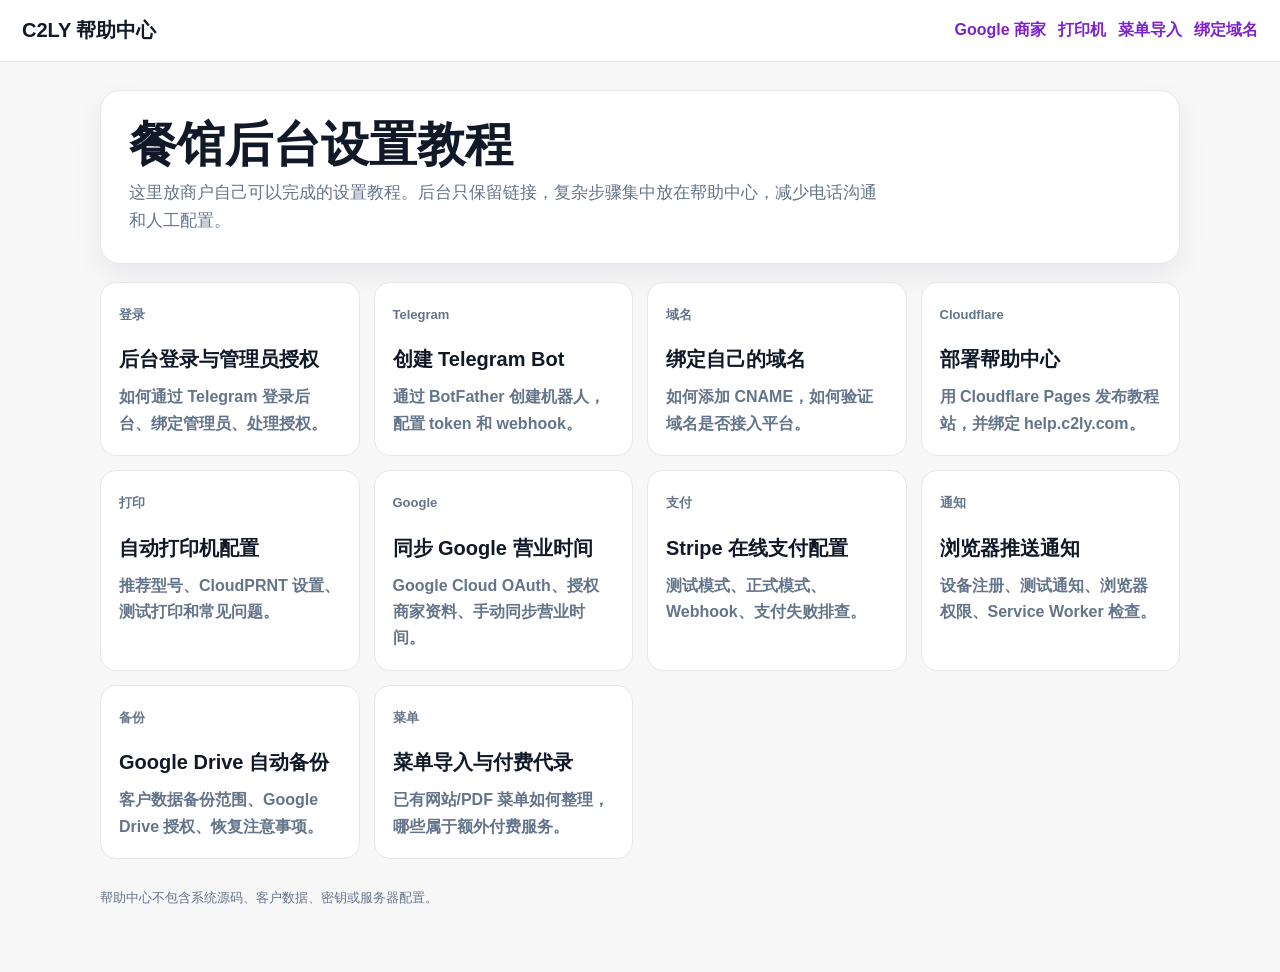
<file: index.html>
<!doctype html>
<html lang="zh-CN">
<head>
  <meta charset="utf-8">
  <meta name="viewport" content="width=device-width,initial-scale=1">
  <title>C2LY 帮助中心</title>
  <link rel="stylesheet" href="/assets/help.css">
</head>
<body>
  <header class="topbar">
    <strong>C2LY 帮助中心</strong>
    <nav>
      <a href="/google-business">Google 商家</a>
      <a href="/printer">打印机</a>
      <a href="/menu-import">菜单导入</a>
      <a href="/domain-binding">绑定域名</a>
    </nav>
  </header>
  <main class="shell">
    <section class="hero">
      <h1>餐馆后台设置教程</h1>
      <p>这里放商户自己可以完成的设置教程。后台只保留链接，复杂步骤集中放在帮助中心，减少电话沟通和人工配置。</p>
    </section>
    <section class="grid">
      <a class="card" href="/telegram-login"><span>登录</span><h2>后台登录与管理员授权</h2><p>如何通过 Telegram 登录后台、绑定管理员、处理授权。</p></a>
      <a class="card" href="/telegram-bot"><span>Telegram</span><h2>创建 Telegram Bot</h2><p>通过 BotFather 创建机器人，配置 token 和 webhook。</p></a>
      <a class="card" href="/domain-binding"><span>域名</span><h2>绑定自己的域名</h2><p>如何添加 CNAME，如何验证域名是否接入平台。</p></a>
      <a class="card" href="/cloudflare-pages"><span>Cloudflare</span><h2>部署帮助中心</h2><p>用 Cloudflare Pages 发布教程站，并绑定 help.c2ly.com。</p></a>
      <a class="card" href="/printer"><span>打印</span><h2>自动打印机配置</h2><p>推荐型号、CloudPRNT 设置、测试打印和常见问题。</p></a>
      <a class="card" href="/google-business"><span>Google</span><h2>同步 Google 营业时间</h2><p>Google Cloud OAuth、授权商家资料、手动同步营业时间。</p></a>
      <a class="card" href="/stripe"><span>支付</span><h2>Stripe 在线支付配置</h2><p>测试模式、正式模式、Webhook、支付失败排查。</p></a>
      <a class="card" href="/push-notifications"><span>通知</span><h2>浏览器推送通知</h2><p>设备注册、测试通知、浏览器权限、Service Worker 检查。</p></a>
      <a class="card" href="/backup-google-drive"><span>备份</span><h2>Google Drive 自动备份</h2><p>客户数据备份范围、Google Drive 授权、恢复注意事项。</p></a>
      <a class="card" href="/menu-import"><span>菜单</span><h2>菜单导入与付费代录</h2><p>已有网站/PDF 菜单如何整理，哪些属于额外付费服务。</p></a>
    </section>
    <p class="footer">帮助中心不包含系统源码、客户数据、密钥或服务器配置。</p>
  </main>
</body>
</html>
</file>
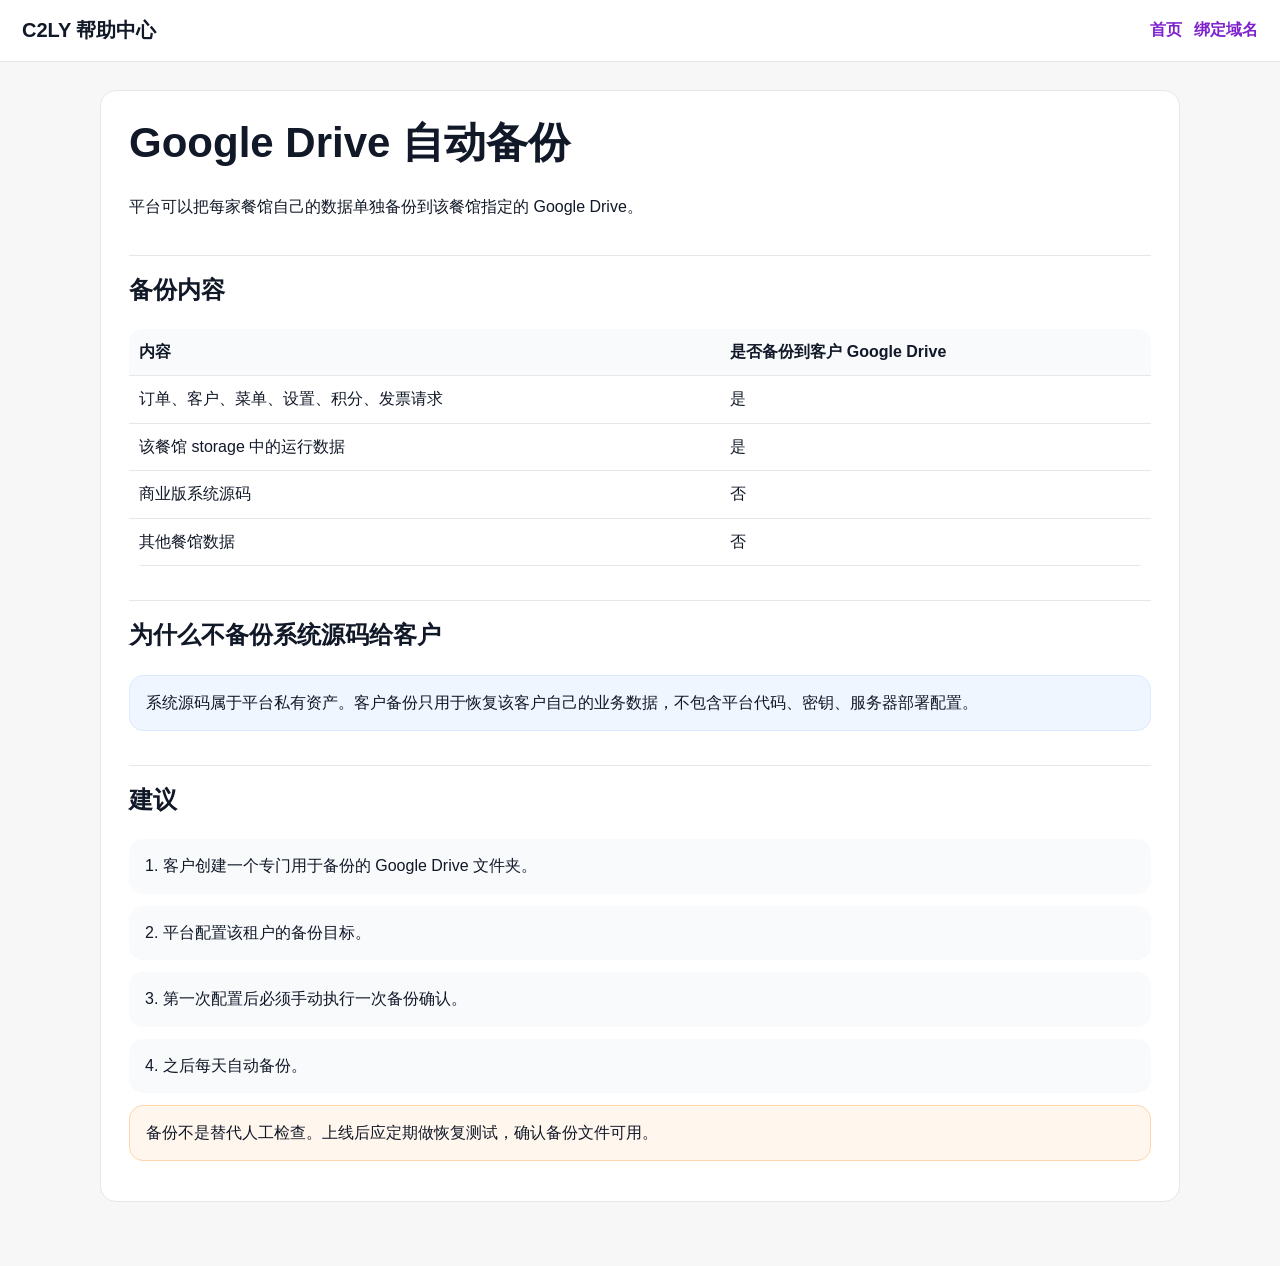
<file: backup-google-drive.html>
<!doctype html>
<html lang="zh-CN">
<head>
  <meta charset="utf-8">
  <meta name="viewport" content="width=device-width,initial-scale=1">
  <title>Google Drive 自动备份</title>
  <link rel="stylesheet" href="/assets/help.css">
</head>
<body>
  <header class="topbar"><strong>C2LY 帮助中心</strong><nav><a href="/">首页</a><a href="/domain-binding">绑定域名</a></nav></header>
  <main class="shell article">
    <h1>Google Drive 自动备份</h1>
    <p>平台可以把每家餐馆自己的数据单独备份到该餐馆指定的 Google Drive。</p>

    <h2>备份内容</h2>
    <table>
      <tr><th>内容</th><th>是否备份到客户 Google Drive</th></tr>
      <tr><td>订单、客户、菜单、设置、积分、发票请求</td><td>是</td></tr>
      <tr><td>该餐馆 storage 中的运行数据</td><td>是</td></tr>
      <tr><td>商业版系统源码</td><td>否</td></tr>
      <tr><td>其他餐馆数据</td><td>否</td></tr>
    </table>

    <h2>为什么不备份系统源码给客户</h2>
    <div class="note">系统源码属于平台私有资产。客户备份只用于恢复该客户自己的业务数据，不包含平台代码、密钥、服务器部署配置。</div>

    <h2>建议</h2>
    <div class="step">1. 客户创建一个专门用于备份的 Google Drive 文件夹。</div>
    <div class="step">2. 平台配置该租户的备份目标。</div>
    <div class="step">3. 第一次配置后必须手动执行一次备份确认。</div>
    <div class="step">4. 之后每天自动备份。</div>
    <div class="warning">备份不是替代人工检查。上线后应定期做恢复测试，确认备份文件可用。</div>
  </main>
</body>
</html>
</file>
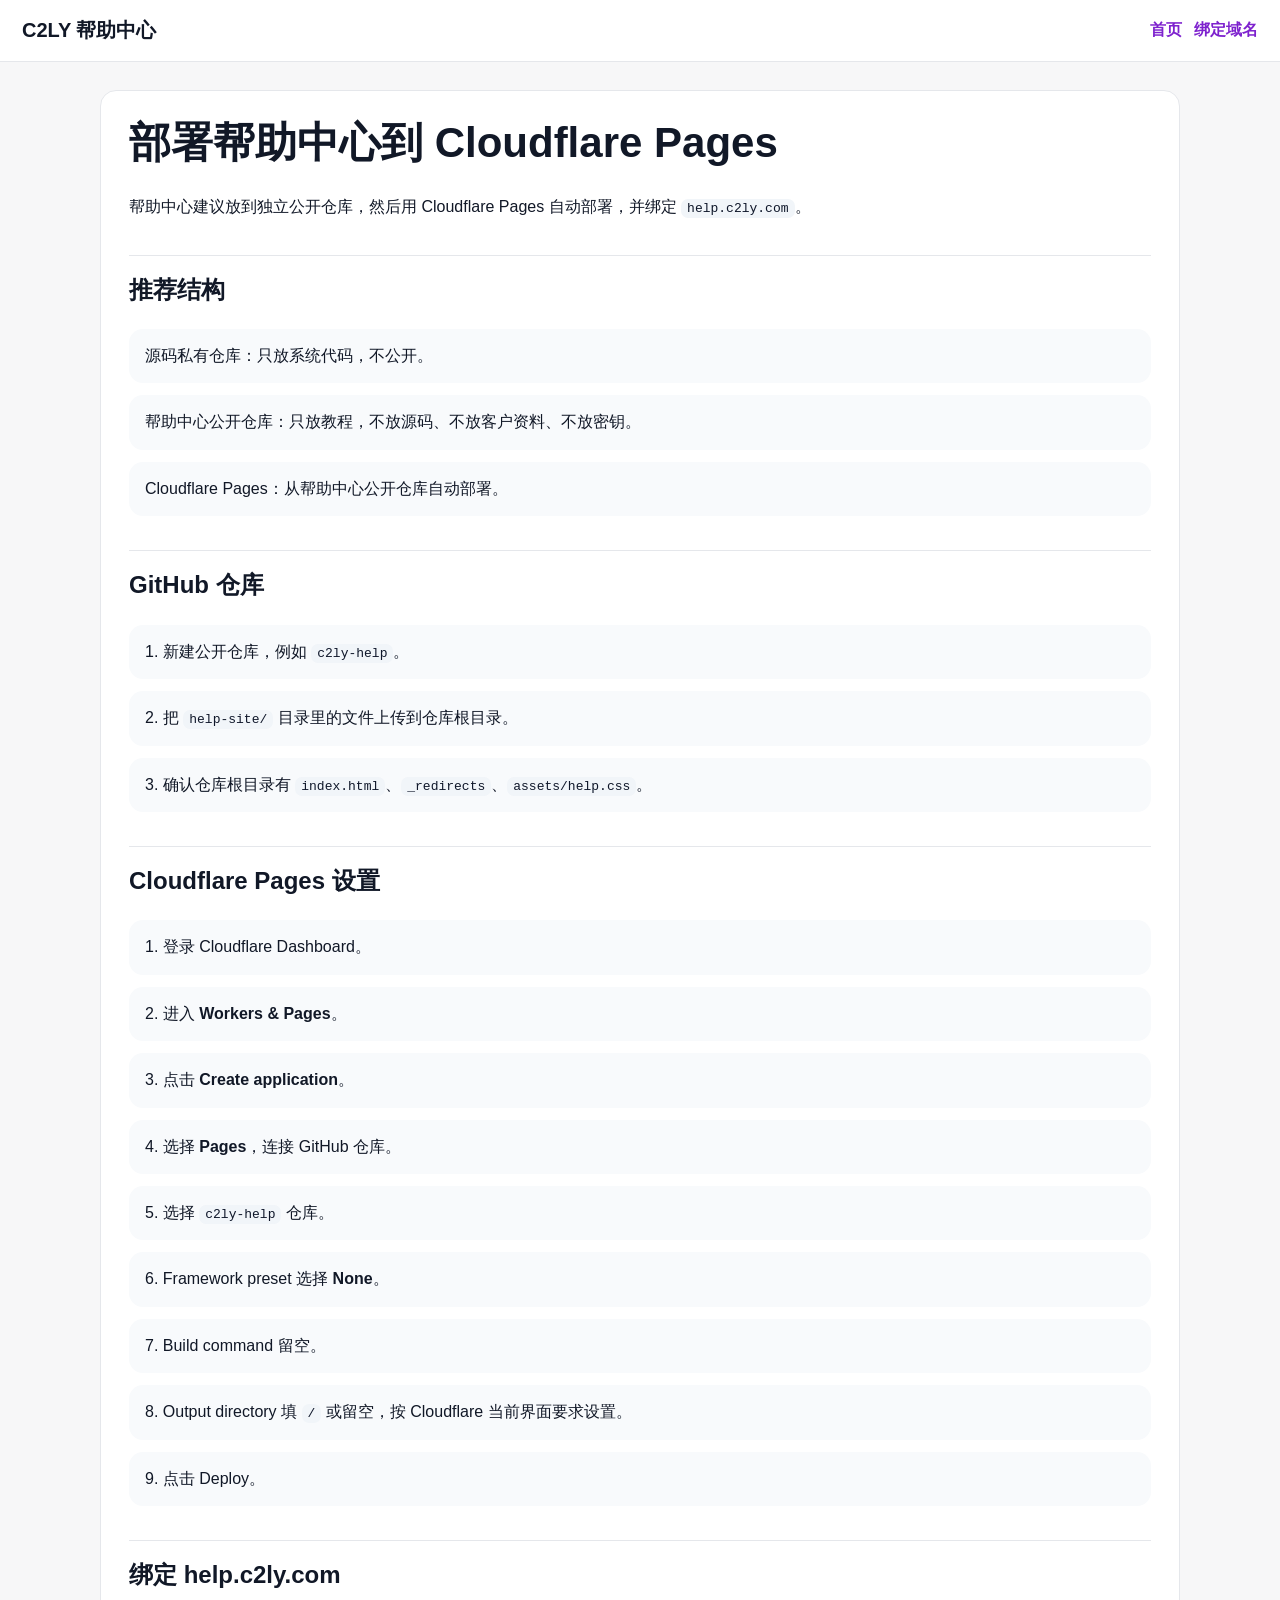
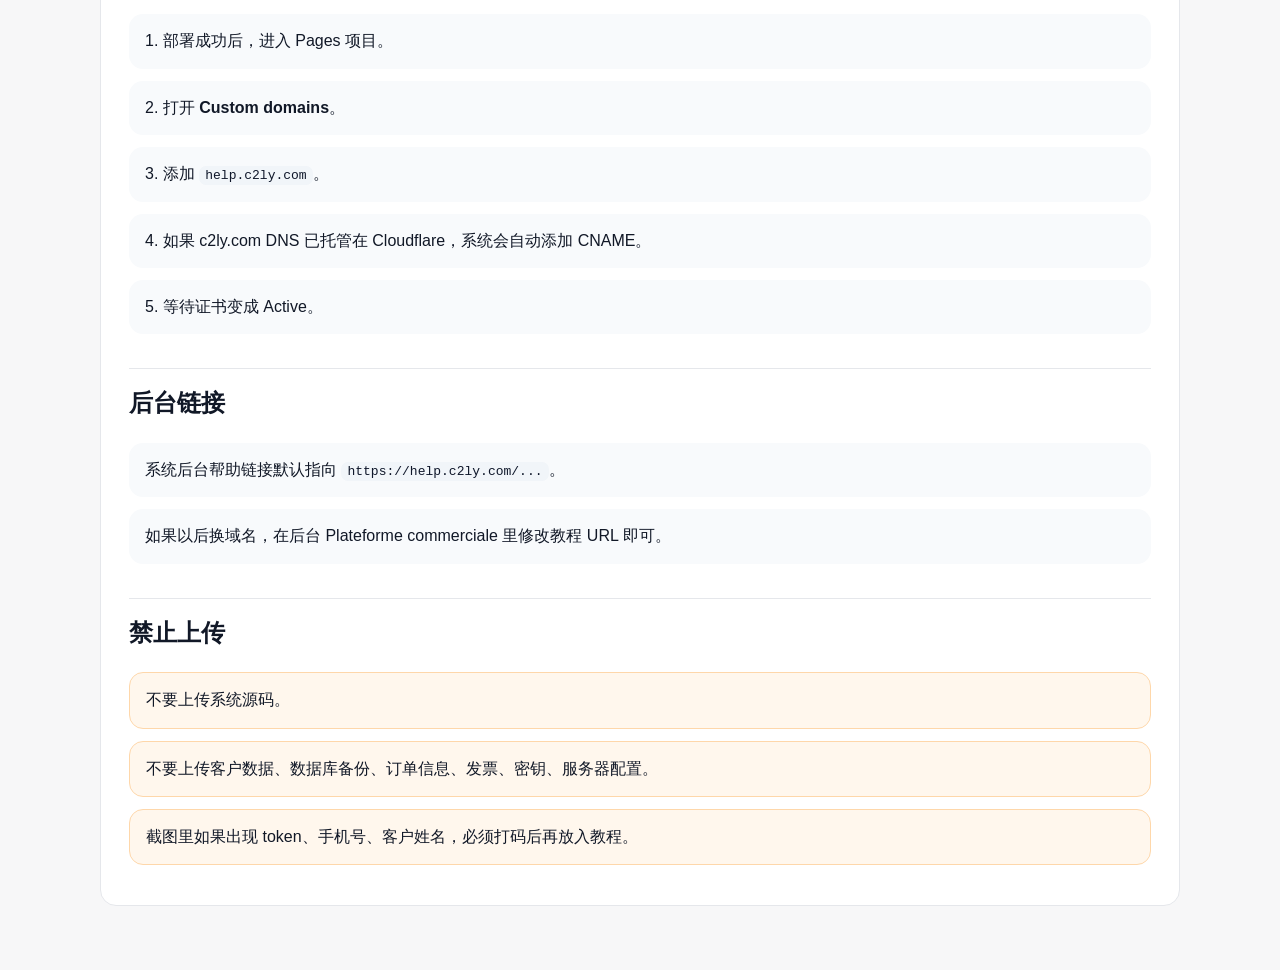
<file: cloudflare-pages.html>
<!doctype html>
<html lang="zh-CN">
<head>
  <meta charset="utf-8">
  <meta name="viewport" content="width=device-width,initial-scale=1">
  <title>部署帮助中心到 Cloudflare Pages</title>
  <link rel="stylesheet" href="/assets/help.css">
</head>
<body>
  <header class="topbar"><strong>C2LY 帮助中心</strong><nav><a href="/">首页</a><a href="/domain-binding">绑定域名</a></nav></header>
  <main class="shell article">
    <h1>部署帮助中心到 Cloudflare Pages</h1>
    <p>帮助中心建议放到独立公开仓库，然后用 Cloudflare Pages 自动部署，并绑定 <code>help.c2ly.com</code>。</p>

    <h2>推荐结构</h2>
    <div class="step">源码私有仓库：只放系统代码，不公开。</div>
    <div class="step">帮助中心公开仓库：只放教程，不放源码、不放客户资料、不放密钥。</div>
    <div class="step">Cloudflare Pages：从帮助中心公开仓库自动部署。</div>

    <h2>GitHub 仓库</h2>
    <div class="step">1. 新建公开仓库，例如 <code>c2ly-help</code>。</div>
    <div class="step">2. 把 <code>help-site/</code> 目录里的文件上传到仓库根目录。</div>
    <div class="step">3. 确认仓库根目录有 <code>index.html</code>、<code>_redirects</code>、<code>assets/help.css</code>。</div>

    <h2>Cloudflare Pages 设置</h2>
    <div class="step">1. 登录 Cloudflare Dashboard。</div>
    <div class="step">2. 进入 <strong>Workers & Pages</strong>。</div>
    <div class="step">3. 点击 <strong>Create application</strong>。</div>
    <div class="step">4. 选择 <strong>Pages</strong>，连接 GitHub 仓库。</div>
    <div class="step">5. 选择 <code>c2ly-help</code> 仓库。</div>
    <div class="step">6. Framework preset 选择 <strong>None</strong>。</div>
    <div class="step">7. Build command 留空。</div>
    <div class="step">8. Output directory 填 <code>/</code> 或留空，按 Cloudflare 当前界面要求设置。</div>
    <div class="step">9. 点击 Deploy。</div>

    <h2>绑定 help.c2ly.com</h2>
    <div class="step">1. 部署成功后，进入 Pages 项目。</div>
    <div class="step">2. 打开 <strong>Custom domains</strong>。</div>
    <div class="step">3. 添加 <code>help.c2ly.com</code>。</div>
    <div class="step">4. 如果 c2ly.com DNS 已托管在 Cloudflare，系统会自动添加 CNAME。</div>
    <div class="step">5. 等待证书变成 Active。</div>

    <h2>后台链接</h2>
    <div class="step">系统后台帮助链接默认指向 <code>https://help.c2ly.com/...</code>。</div>
    <div class="step">如果以后换域名，在后台 Plateforme commerciale 里修改教程 URL 即可。</div>

    <h2>禁止上传</h2>
    <div class="warning">不要上传系统源码。</div>
    <div class="warning">不要上传客户数据、数据库备份、订单信息、发票、密钥、服务器配置。</div>
    <div class="warning">截图里如果出现 token、手机号、客户姓名，必须打码后再放入教程。</div>
  </main>
</body>
</html>
</file>
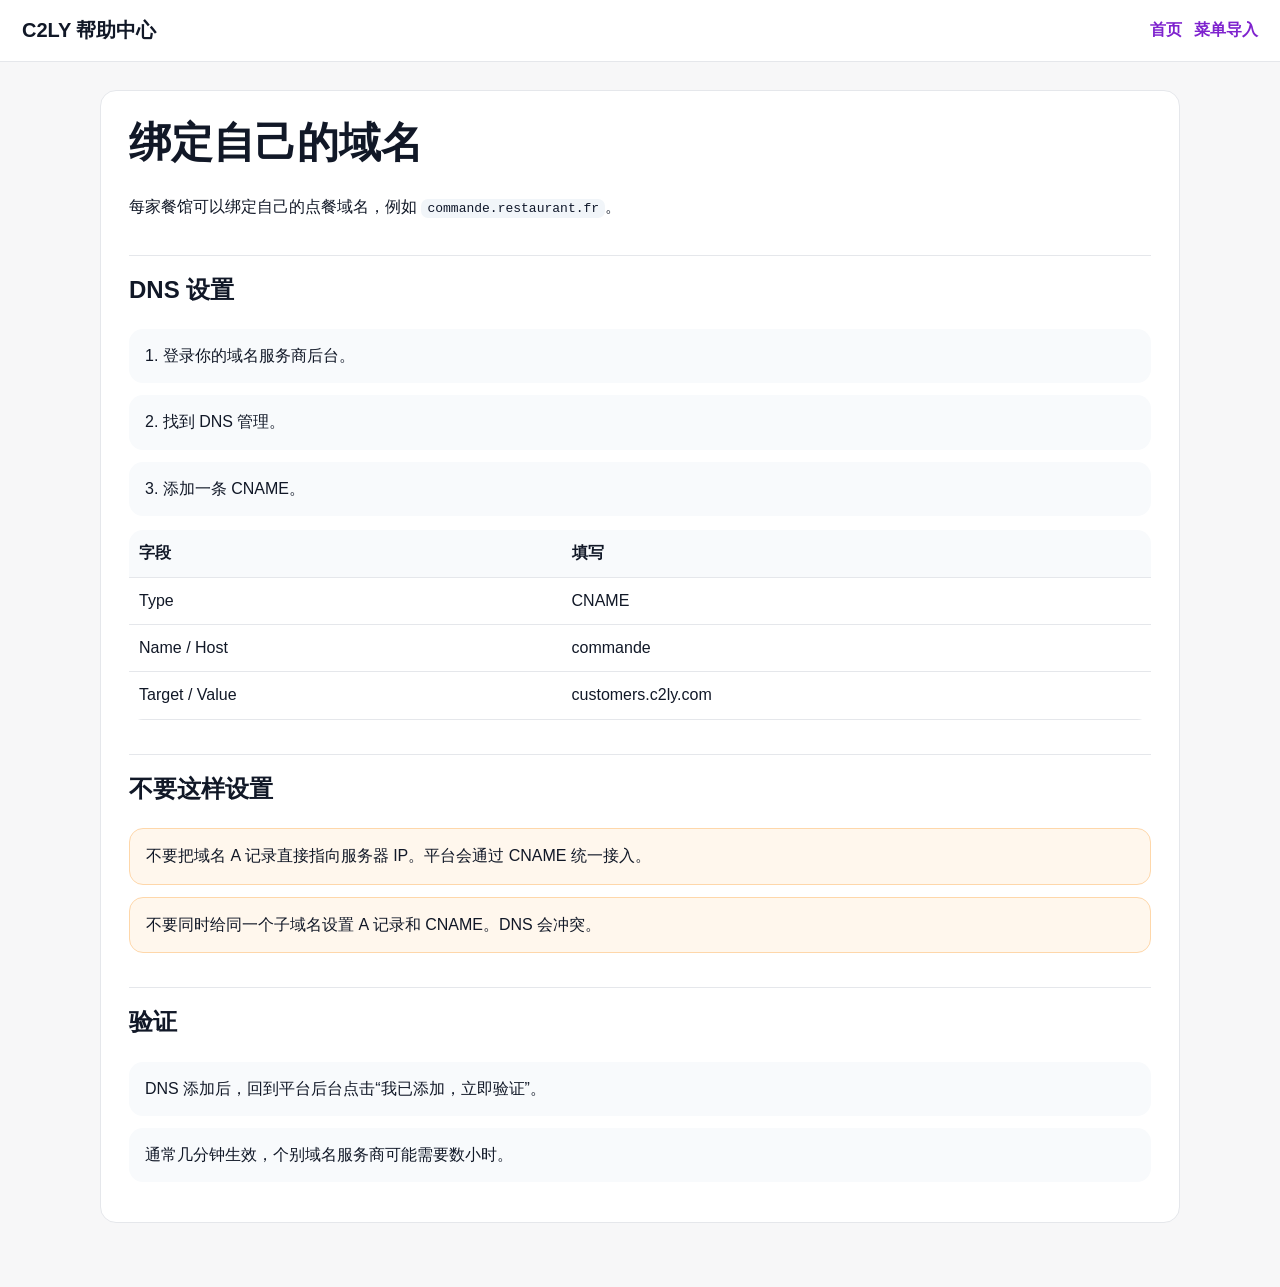
<file: domain-binding.html>
<!doctype html>
<html lang="zh-CN">
<head>
  <meta charset="utf-8">
  <meta name="viewport" content="width=device-width,initial-scale=1">
  <title>绑定自己的域名</title>
  <link rel="stylesheet" href="/assets/help.css">
</head>
<body>
  <header class="topbar"><strong>C2LY 帮助中心</strong><nav><a href="/">首页</a><a href="/menu-import">菜单导入</a></nav></header>
  <main class="shell article">
    <h1>绑定自己的域名</h1>
    <p>每家餐馆可以绑定自己的点餐域名，例如 <code>commande.restaurant.fr</code>。</p>

    <h2>DNS 设置</h2>
    <div class="step">1. 登录你的域名服务商后台。</div>
    <div class="step">2. 找到 DNS 管理。</div>
    <div class="step">3. 添加一条 CNAME。</div>
    <table>
      <tr><th>字段</th><th>填写</th></tr>
      <tr><td>Type</td><td>CNAME</td></tr>
      <tr><td>Name / Host</td><td>commande</td></tr>
      <tr><td>Target / Value</td><td>customers.c2ly.com</td></tr>
    </table>

    <h2>不要这样设置</h2>
    <div class="warning">不要把域名 A 记录直接指向服务器 IP。平台会通过 CNAME 统一接入。</div>
    <div class="warning">不要同时给同一个子域名设置 A 记录和 CNAME。DNS 会冲突。</div>

    <h2>验证</h2>
    <div class="step">DNS 添加后，回到平台后台点击“我已添加，立即验证”。</div>
    <div class="step">通常几分钟生效，个别域名服务商可能需要数小时。</div>
  </main>
</body>
</html>
</file>
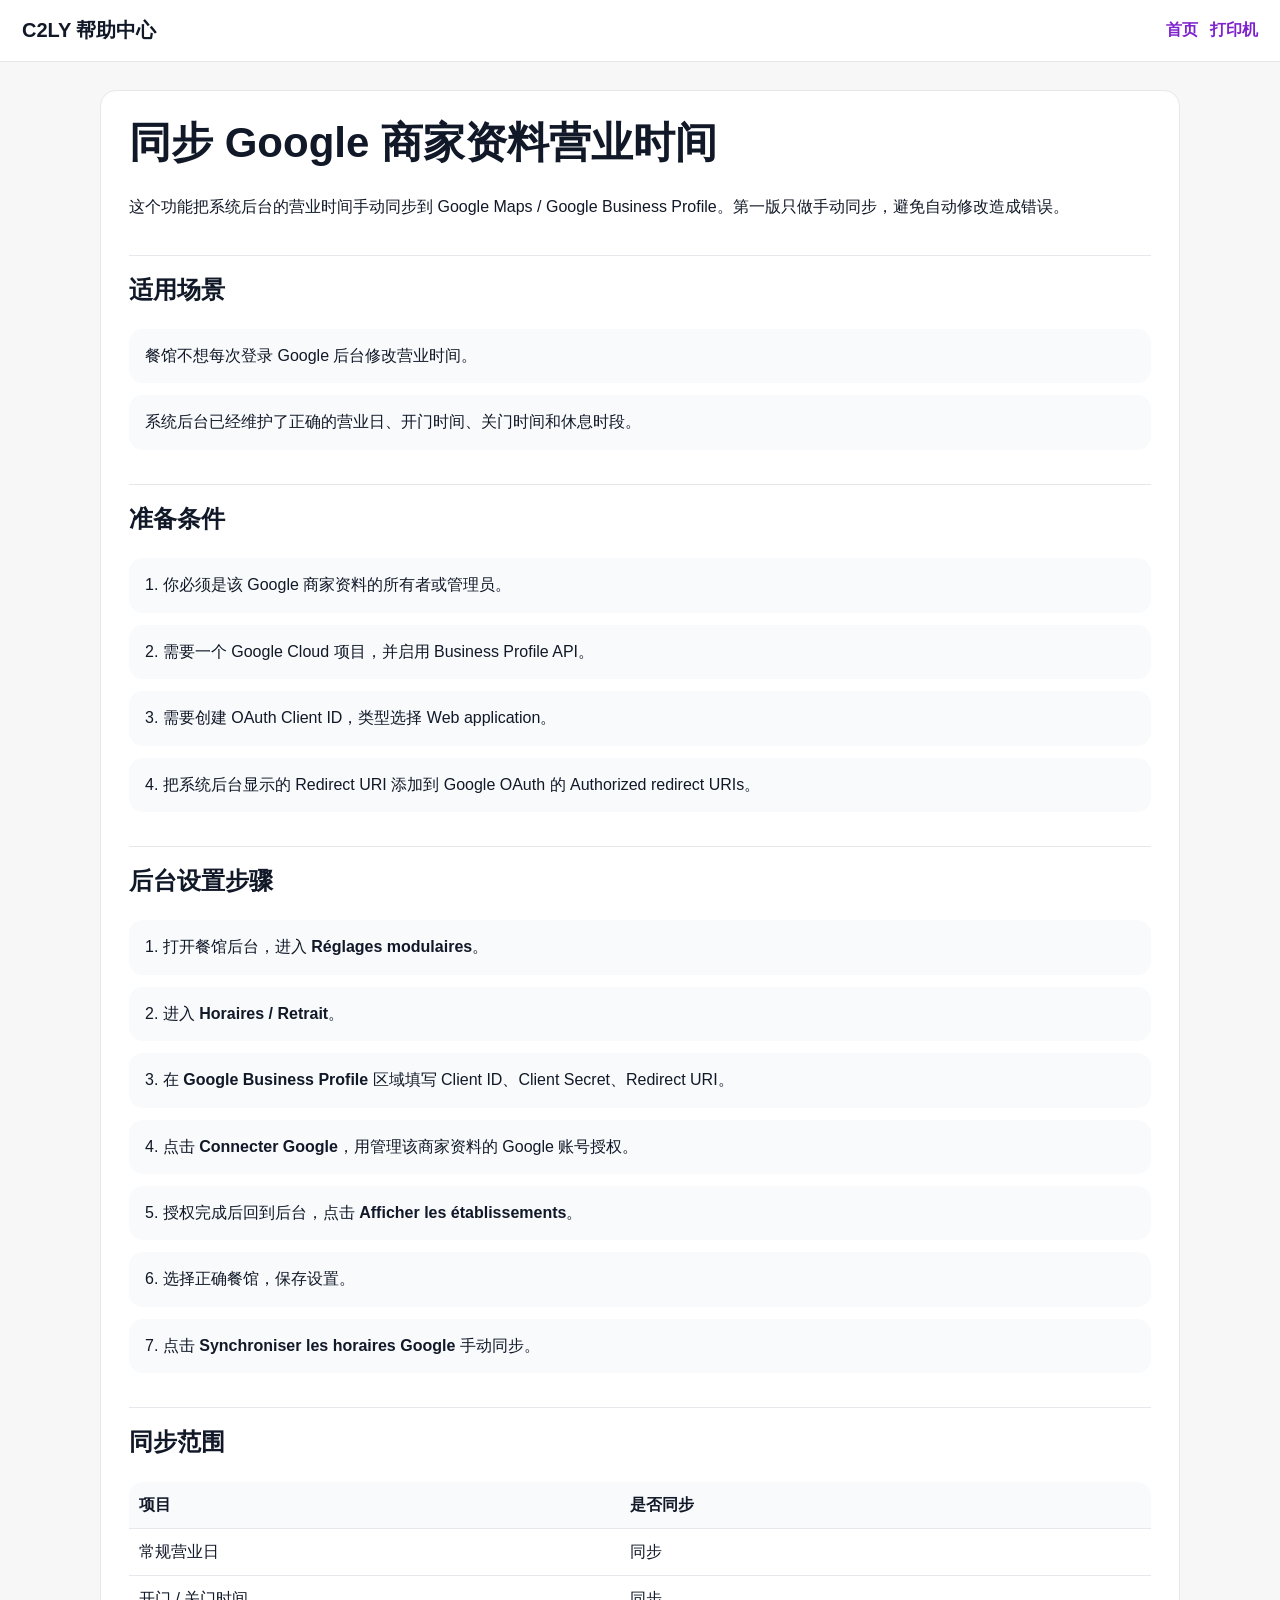
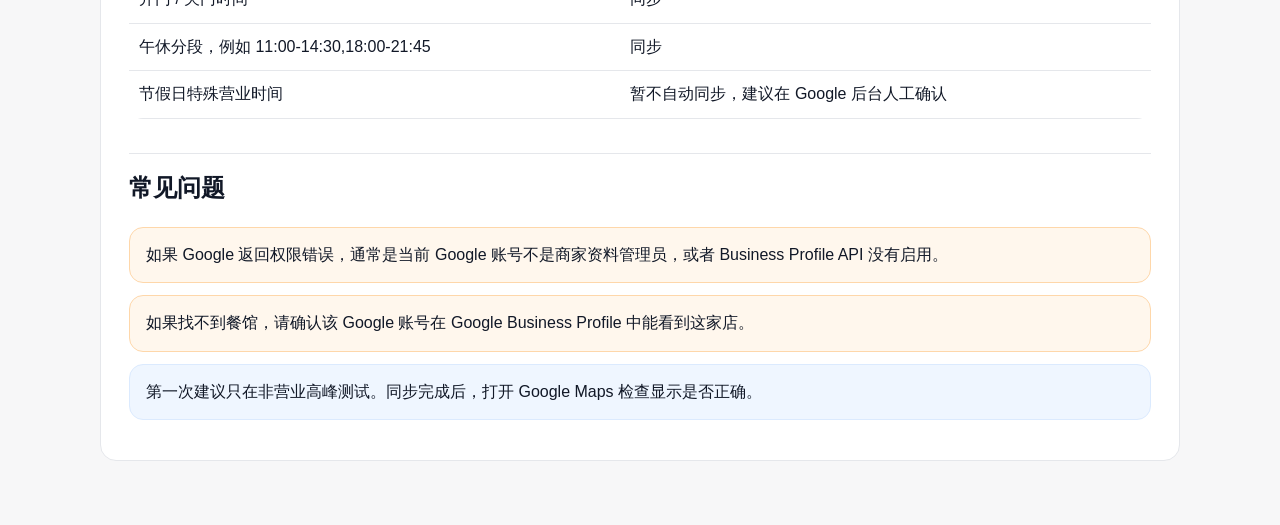
<file: google-business.html>
<!doctype html>
<html lang="zh-CN">
<head>
  <meta charset="utf-8">
  <meta name="viewport" content="width=device-width,initial-scale=1">
  <title>同步 Google 商家资料营业时间</title>
  <link rel="stylesheet" href="/assets/help.css">
</head>
<body>
  <header class="topbar"><strong>C2LY 帮助中心</strong><nav><a href="/">首页</a><a href="/printer">打印机</a></nav></header>
  <main class="shell article">
    <h1>同步 Google 商家资料营业时间</h1>
    <p>这个功能把系统后台的营业时间手动同步到 Google Maps / Google Business Profile。第一版只做手动同步，避免自动修改造成错误。</p>

    <h2>适用场景</h2>
    <div class="step">餐馆不想每次登录 Google 后台修改营业时间。</div>
    <div class="step">系统后台已经维护了正确的营业日、开门时间、关门时间和休息时段。</div>

    <h2>准备条件</h2>
    <div class="step">1. 你必须是该 Google 商家资料的所有者或管理员。</div>
    <div class="step">2. 需要一个 Google Cloud 项目，并启用 Business Profile API。</div>
    <div class="step">3. 需要创建 OAuth Client ID，类型选择 Web application。</div>
    <div class="step">4. 把系统后台显示的 Redirect URI 添加到 Google OAuth 的 Authorized redirect URIs。</div>

    <h2>后台设置步骤</h2>
    <div class="step">1. 打开餐馆后台，进入 <strong>Réglages modulaires</strong>。</div>
    <div class="step">2. 进入 <strong>Horaires / Retrait</strong>。</div>
    <div class="step">3. 在 <strong>Google Business Profile</strong> 区域填写 Client ID、Client Secret、Redirect URI。</div>
    <div class="step">4. 点击 <strong>Connecter Google</strong>，用管理该商家资料的 Google 账号授权。</div>
    <div class="step">5. 授权完成后回到后台，点击 <strong>Afficher les établissements</strong>。</div>
    <div class="step">6. 选择正确餐馆，保存设置。</div>
    <div class="step">7. 点击 <strong>Synchroniser les horaires Google</strong> 手动同步。</div>

    <h2>同步范围</h2>
    <table>
      <tr><th>项目</th><th>是否同步</th></tr>
      <tr><td>常规营业日</td><td>同步</td></tr>
      <tr><td>开门 / 关门时间</td><td>同步</td></tr>
      <tr><td>午休分段，例如 11:00-14:30,18:00-21:45</td><td>同步</td></tr>
      <tr><td>节假日特殊营业时间</td><td>暂不自动同步，建议在 Google 后台人工确认</td></tr>
    </table>

    <h2>常见问题</h2>
    <div class="warning">如果 Google 返回权限错误，通常是当前 Google 账号不是商家资料管理员，或者 Business Profile API 没有启用。</div>
    <div class="warning">如果找不到餐馆，请确认该 Google 账号在 Google Business Profile 中能看到这家店。</div>
    <div class="note">第一次建议只在非营业高峰测试。同步完成后，打开 Google Maps 检查显示是否正确。</div>
  </main>
</body>
</html>
</file>
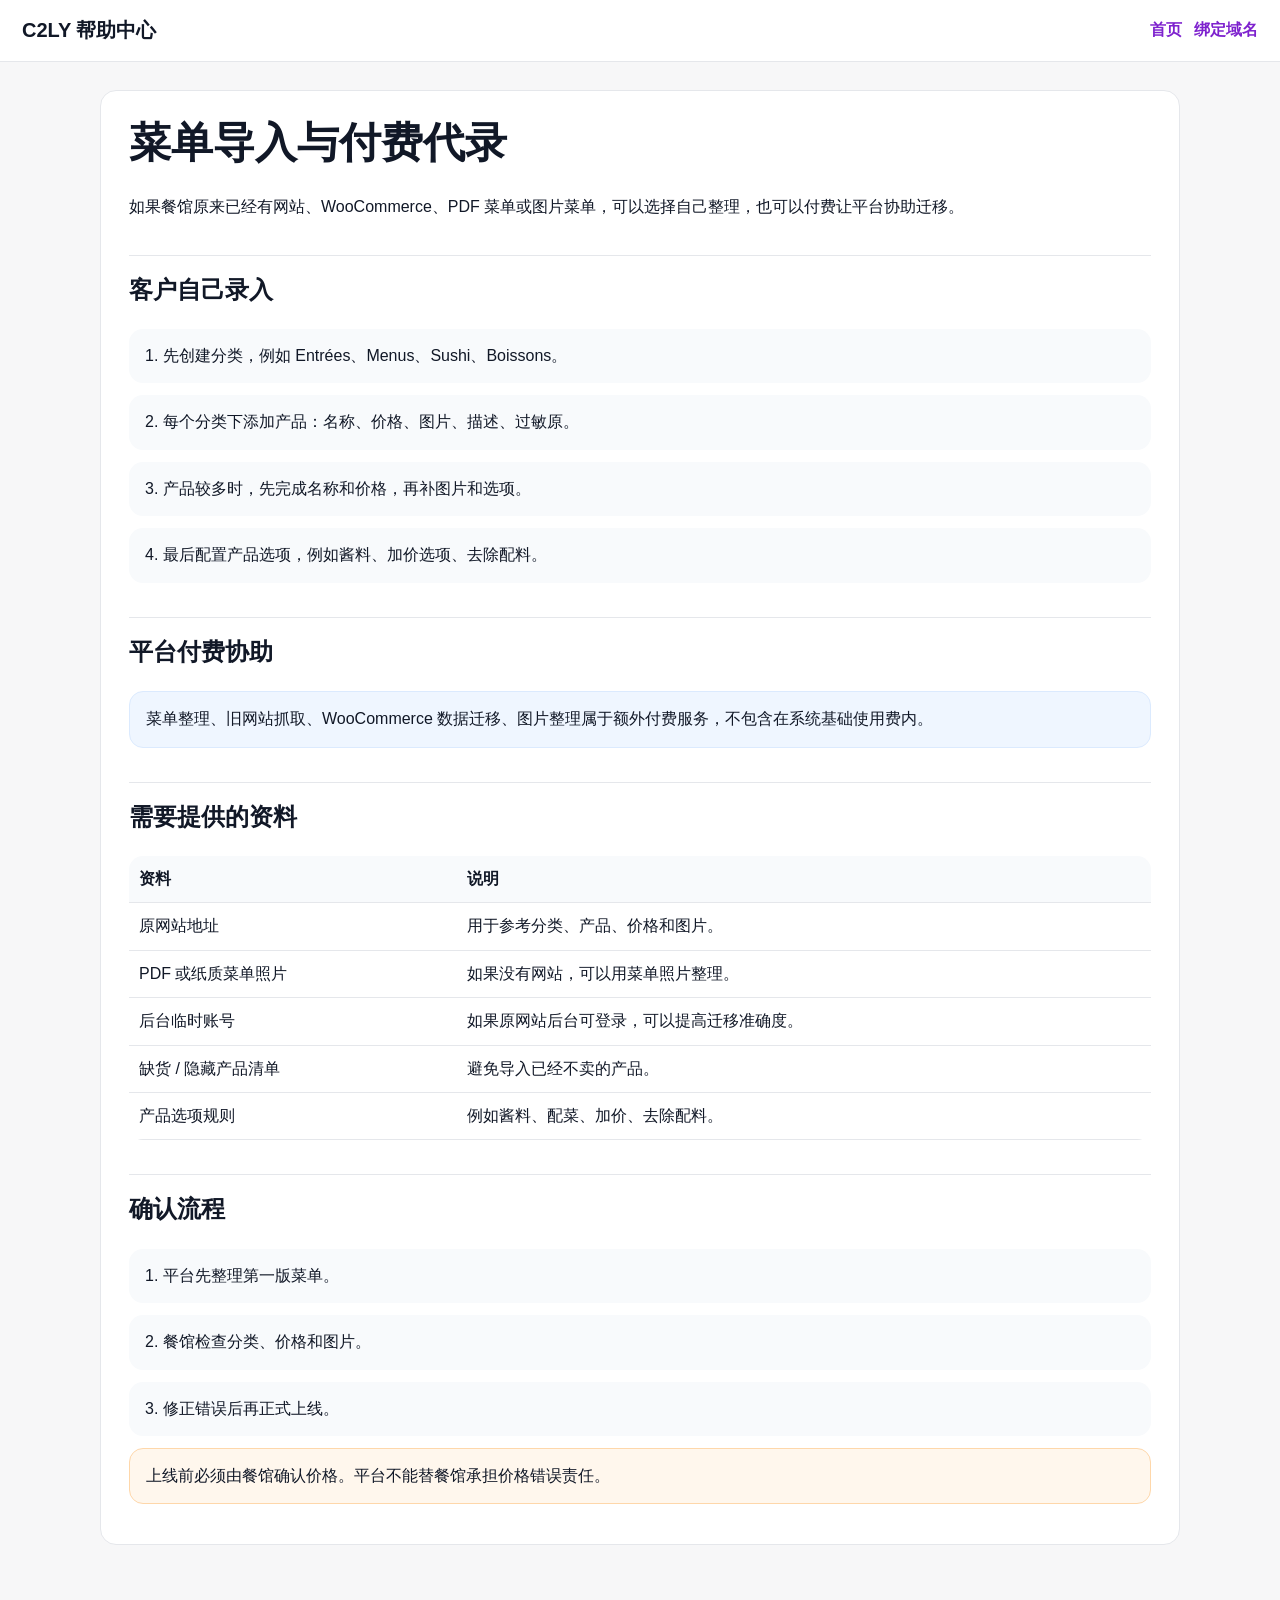
<file: menu-import.html>
<!doctype html>
<html lang="zh-CN">
<head>
  <meta charset="utf-8">
  <meta name="viewport" content="width=device-width,initial-scale=1">
  <title>菜单导入与付费代录</title>
  <link rel="stylesheet" href="/assets/help.css">
</head>
<body>
  <header class="topbar"><strong>C2LY 帮助中心</strong><nav><a href="/">首页</a><a href="/domain-binding">绑定域名</a></nav></header>
  <main class="shell article">
    <h1>菜单导入与付费代录</h1>
    <p>如果餐馆原来已经有网站、WooCommerce、PDF 菜单或图片菜单，可以选择自己整理，也可以付费让平台协助迁移。</p>

    <h2>客户自己录入</h2>
    <div class="step">1. 先创建分类，例如 Entrées、Menus、Sushi、Boissons。</div>
    <div class="step">2. 每个分类下添加产品：名称、价格、图片、描述、过敏原。</div>
    <div class="step">3. 产品较多时，先完成名称和价格，再补图片和选项。</div>
    <div class="step">4. 最后配置产品选项，例如酱料、加价选项、去除配料。</div>

    <h2>平台付费协助</h2>
    <div class="note">菜单整理、旧网站抓取、WooCommerce 数据迁移、图片整理属于额外付费服务，不包含在系统基础使用费内。</div>

    <h2>需要提供的资料</h2>
    <table>
      <tr><th>资料</th><th>说明</th></tr>
      <tr><td>原网站地址</td><td>用于参考分类、产品、价格和图片。</td></tr>
      <tr><td>PDF 或纸质菜单照片</td><td>如果没有网站，可以用菜单照片整理。</td></tr>
      <tr><td>后台临时账号</td><td>如果原网站后台可登录，可以提高迁移准确度。</td></tr>
      <tr><td>缺货 / 隐藏产品清单</td><td>避免导入已经不卖的产品。</td></tr>
      <tr><td>产品选项规则</td><td>例如酱料、配菜、加价、去除配料。</td></tr>
    </table>

    <h2>确认流程</h2>
    <div class="step">1. 平台先整理第一版菜单。</div>
    <div class="step">2. 餐馆检查分类、价格和图片。</div>
    <div class="step">3. 修正错误后再正式上线。</div>
    <div class="warning">上线前必须由餐馆确认价格。平台不能替餐馆承担价格错误责任。</div>
  </main>
</body>
</html>
</file>
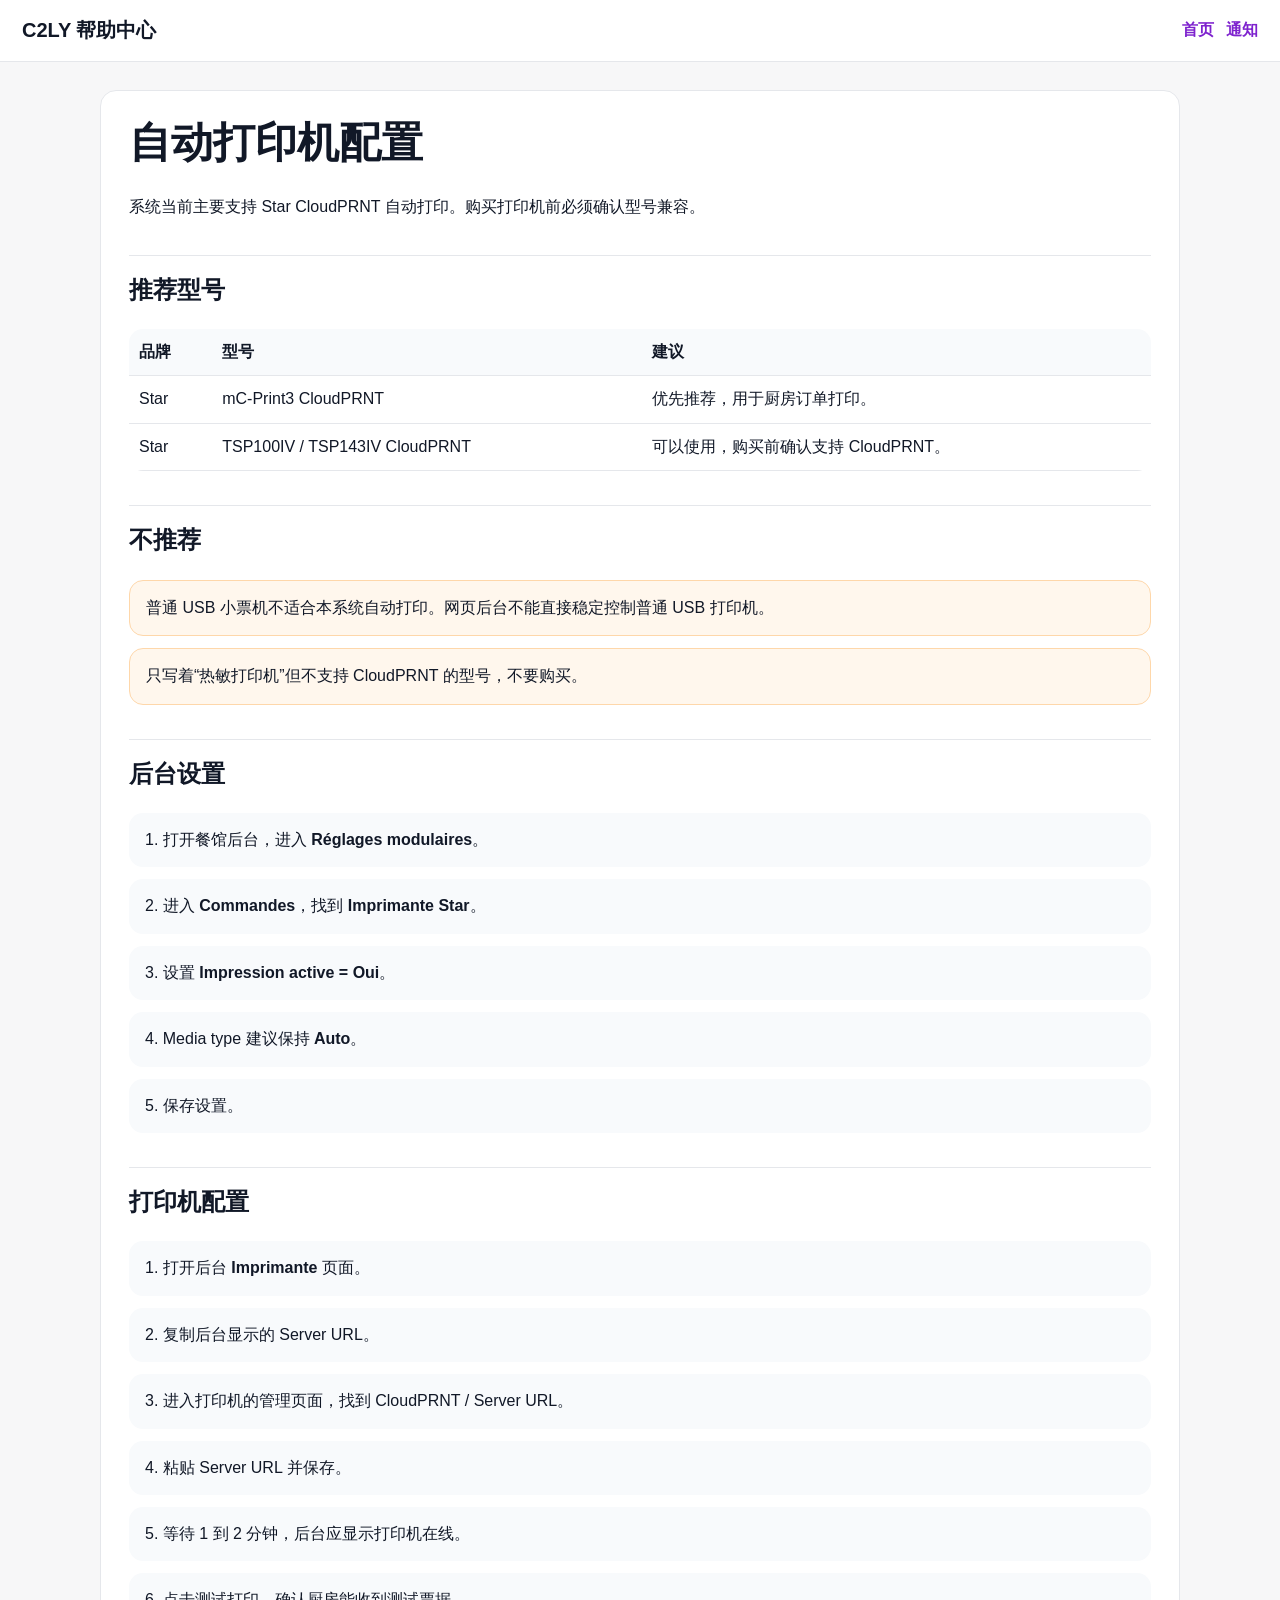
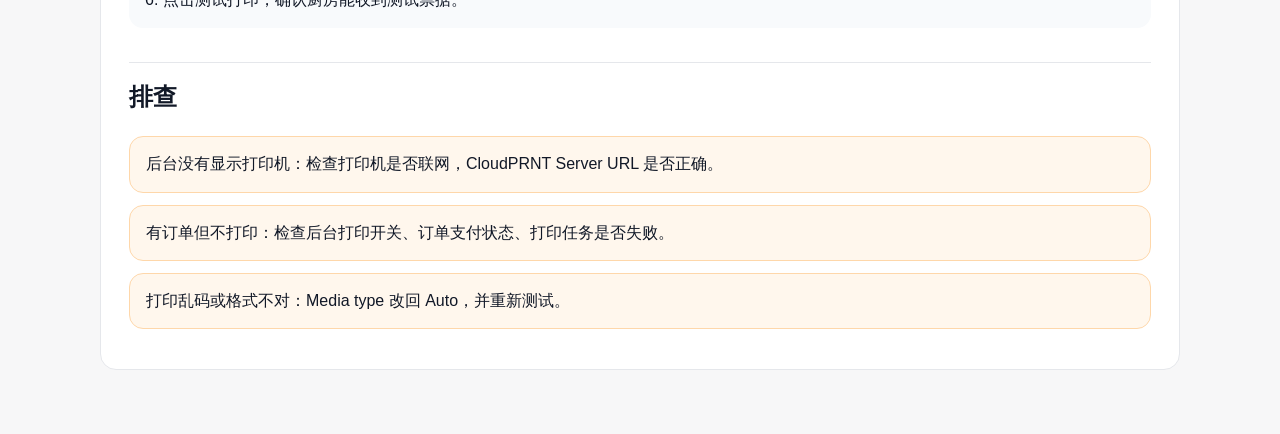
<file: printer.html>
<!doctype html>
<html lang="zh-CN">
<head>
  <meta charset="utf-8">
  <meta name="viewport" content="width=device-width,initial-scale=1">
  <title>自动打印机配置</title>
  <link rel="stylesheet" href="/assets/help.css">
</head>
<body>
  <header class="topbar"><strong>C2LY 帮助中心</strong><nav><a href="/">首页</a><a href="/push-notifications">通知</a></nav></header>
  <main class="shell article">
    <h1>自动打印机配置</h1>
    <p>系统当前主要支持 Star CloudPRNT 自动打印。购买打印机前必须确认型号兼容。</p>

    <h2>推荐型号</h2>
    <table>
      <tr><th>品牌</th><th>型号</th><th>建议</th></tr>
      <tr><td>Star</td><td>mC-Print3 CloudPRNT</td><td>优先推荐，用于厨房订单打印。</td></tr>
      <tr><td>Star</td><td>TSP100IV / TSP143IV CloudPRNT</td><td>可以使用，购买前确认支持 CloudPRNT。</td></tr>
    </table>

    <h2>不推荐</h2>
    <div class="warning">普通 USB 小票机不适合本系统自动打印。网页后台不能直接稳定控制普通 USB 打印机。</div>
    <div class="warning">只写着“热敏打印机”但不支持 CloudPRNT 的型号，不要购买。</div>

    <h2>后台设置</h2>
    <div class="step">1. 打开餐馆后台，进入 <strong>Réglages modulaires</strong>。</div>
    <div class="step">2. 进入 <strong>Commandes</strong>，找到 <strong>Imprimante Star</strong>。</div>
    <div class="step">3. 设置 <strong>Impression active = Oui</strong>。</div>
    <div class="step">4. Media type 建议保持 <strong>Auto</strong>。</div>
    <div class="step">5. 保存设置。</div>

    <h2>打印机配置</h2>
    <div class="step">1. 打开后台 <strong>Imprimante</strong> 页面。</div>
    <div class="step">2. 复制后台显示的 Server URL。</div>
    <div class="step">3. 进入打印机的管理页面，找到 CloudPRNT / Server URL。</div>
    <div class="step">4. 粘贴 Server URL 并保存。</div>
    <div class="step">5. 等待 1 到 2 分钟，后台应显示打印机在线。</div>
    <div class="step">6. 点击测试打印，确认厨房能收到测试票据。</div>

    <h2>排查</h2>
    <div class="warning">后台没有显示打印机：检查打印机是否联网，CloudPRNT Server URL 是否正确。</div>
    <div class="warning">有订单但不打印：检查后台打印开关、订单支付状态、打印任务是否失败。</div>
    <div class="warning">打印乱码或格式不对：Media type 改回 Auto，并重新测试。</div>
  </main>
</body>
</html>
</file>
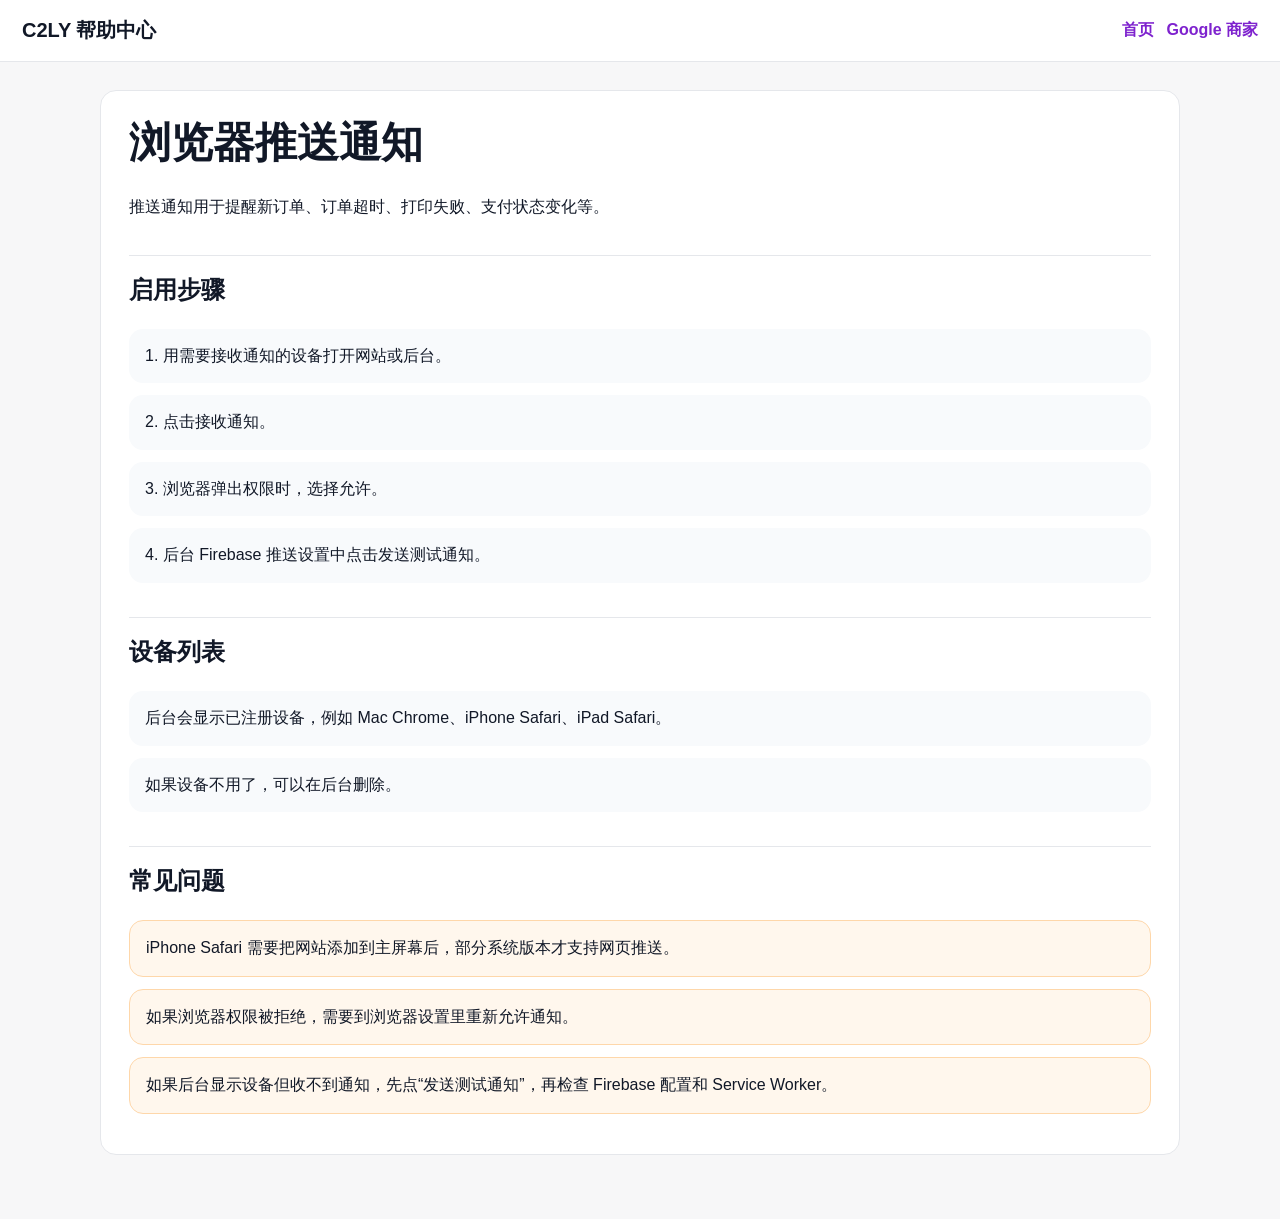
<file: push-notifications.html>
<!doctype html>
<html lang="zh-CN">
<head>
  <meta charset="utf-8">
  <meta name="viewport" content="width=device-width,initial-scale=1">
  <title>浏览器推送通知</title>
  <link rel="stylesheet" href="/assets/help.css">
</head>
<body>
  <header class="topbar"><strong>C2LY 帮助中心</strong><nav><a href="/">首页</a><a href="/google-business">Google 商家</a></nav></header>
  <main class="shell article">
    <h1>浏览器推送通知</h1>
    <p>推送通知用于提醒新订单、订单超时、打印失败、支付状态变化等。</p>

    <h2>启用步骤</h2>
    <div class="step">1. 用需要接收通知的设备打开网站或后台。</div>
    <div class="step">2. 点击接收通知。</div>
    <div class="step">3. 浏览器弹出权限时，选择允许。</div>
    <div class="step">4. 后台 Firebase 推送设置中点击发送测试通知。</div>

    <h2>设备列表</h2>
    <div class="step">后台会显示已注册设备，例如 Mac Chrome、iPhone Safari、iPad Safari。</div>
    <div class="step">如果设备不用了，可以在后台删除。</div>

    <h2>常见问题</h2>
    <div class="warning">iPhone Safari 需要把网站添加到主屏幕后，部分系统版本才支持网页推送。</div>
    <div class="warning">如果浏览器权限被拒绝，需要到浏览器设置里重新允许通知。</div>
    <div class="warning">如果后台显示设备但收不到通知，先点“发送测试通知”，再检查 Firebase 配置和 Service Worker。</div>
  </main>
</body>
</html>
</file>
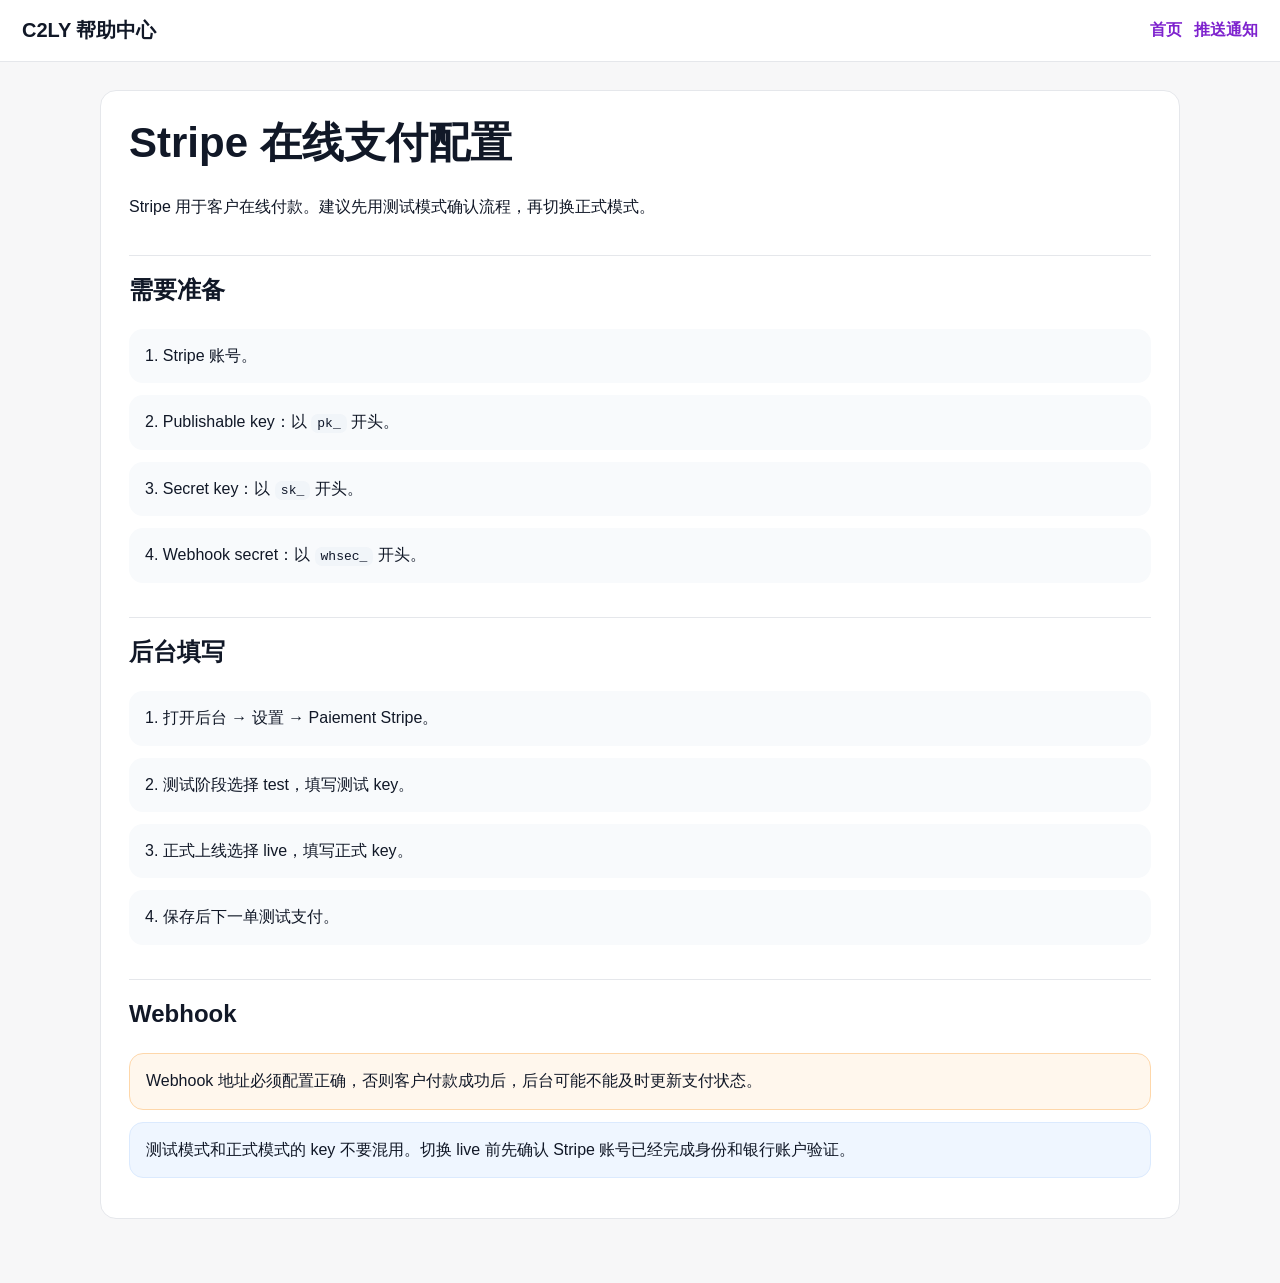
<file: stripe.html>
<!doctype html>
<html lang="zh-CN">
<head>
  <meta charset="utf-8">
  <meta name="viewport" content="width=device-width,initial-scale=1">
  <title>Stripe 在线支付配置</title>
  <link rel="stylesheet" href="/assets/help.css">
</head>
<body>
  <header class="topbar"><strong>C2LY 帮助中心</strong><nav><a href="/">首页</a><a href="/push-notifications">推送通知</a></nav></header>
  <main class="shell article">
    <h1>Stripe 在线支付配置</h1>
    <p>Stripe 用于客户在线付款。建议先用测试模式确认流程，再切换正式模式。</p>

    <h2>需要准备</h2>
    <div class="step">1. Stripe 账号。</div>
    <div class="step">2. Publishable key：以 <code>pk_</code> 开头。</div>
    <div class="step">3. Secret key：以 <code>sk_</code> 开头。</div>
    <div class="step">4. Webhook secret：以 <code>whsec_</code> 开头。</div>

    <h2>后台填写</h2>
    <div class="step">1. 打开后台 → 设置 → Paiement Stripe。</div>
    <div class="step">2. 测试阶段选择 test，填写测试 key。</div>
    <div class="step">3. 正式上线选择 live，填写正式 key。</div>
    <div class="step">4. 保存后下一单测试支付。</div>

    <h2>Webhook</h2>
    <div class="warning">Webhook 地址必须配置正确，否则客户付款成功后，后台可能不能及时更新支付状态。</div>
    <div class="note">测试模式和正式模式的 key 不要混用。切换 live 前先确认 Stripe 账号已经完成身份和银行账户验证。</div>
  </main>
</body>
</html>
</file>
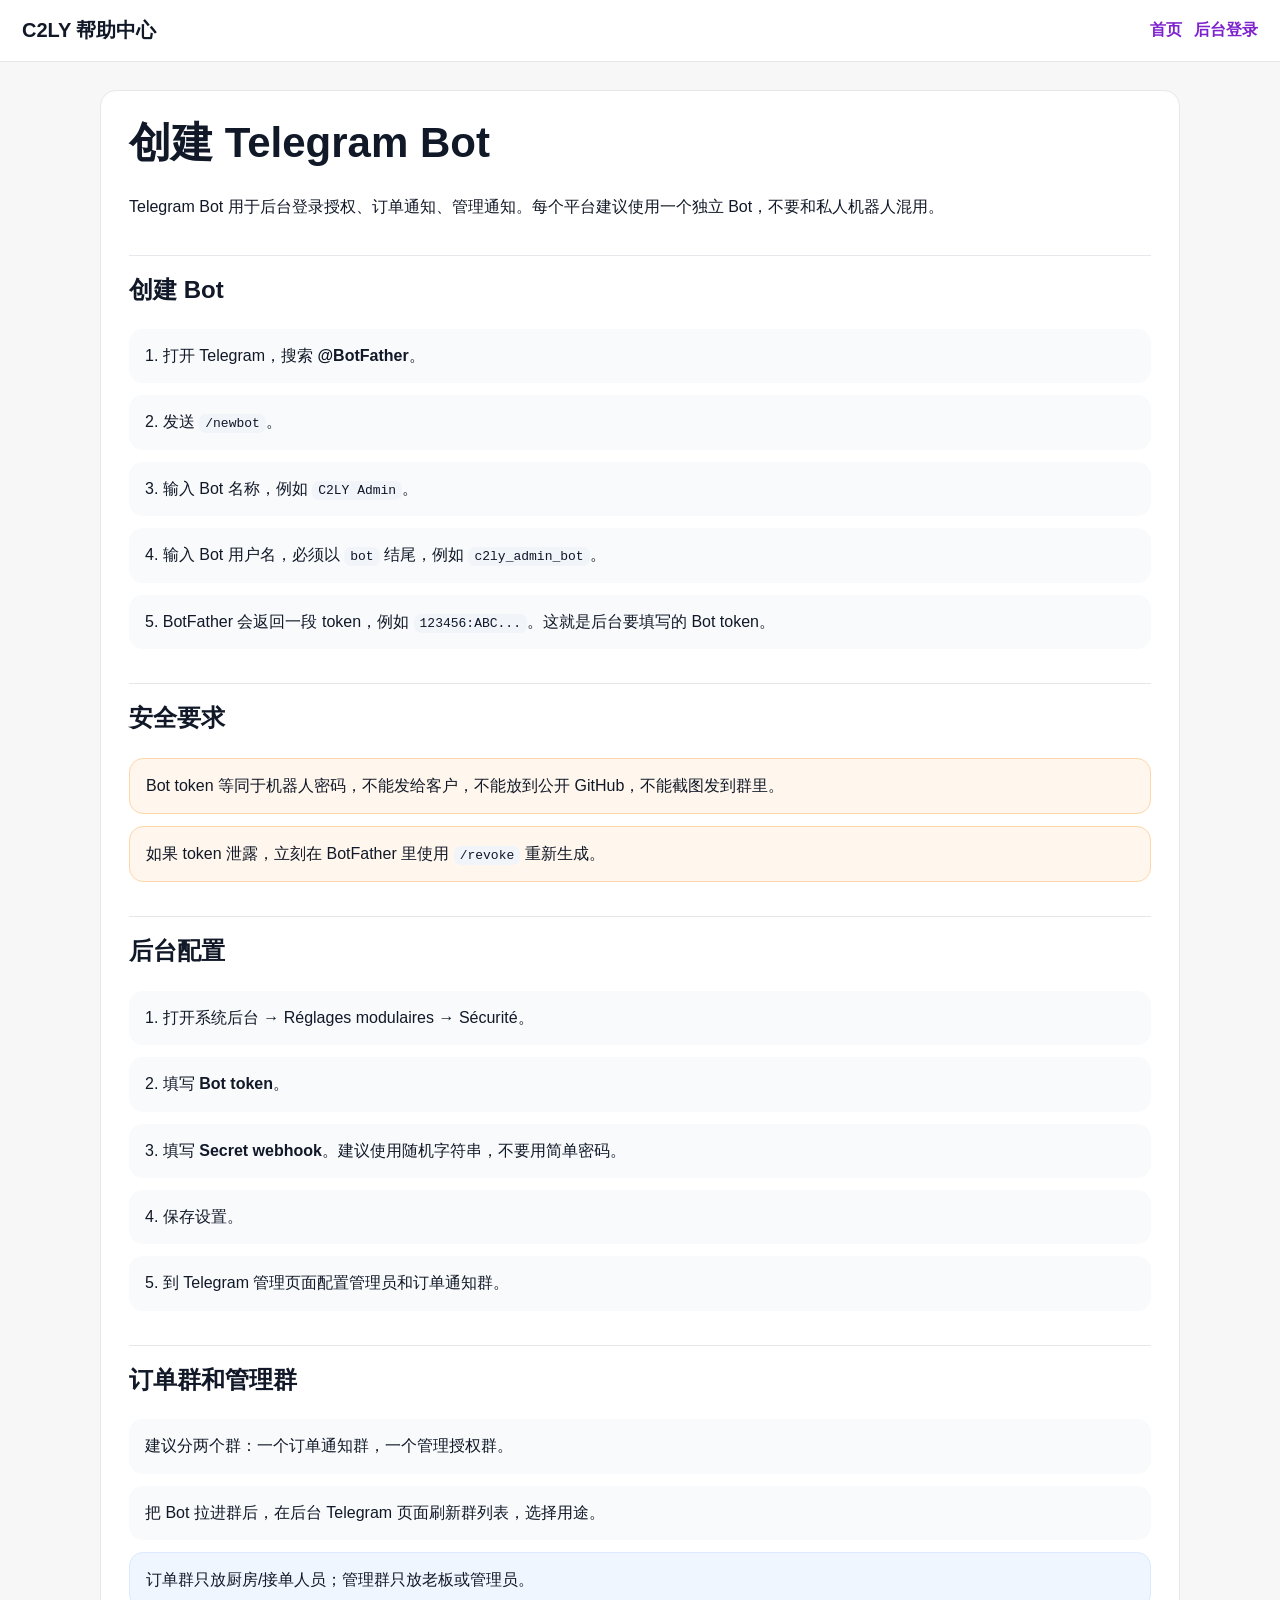
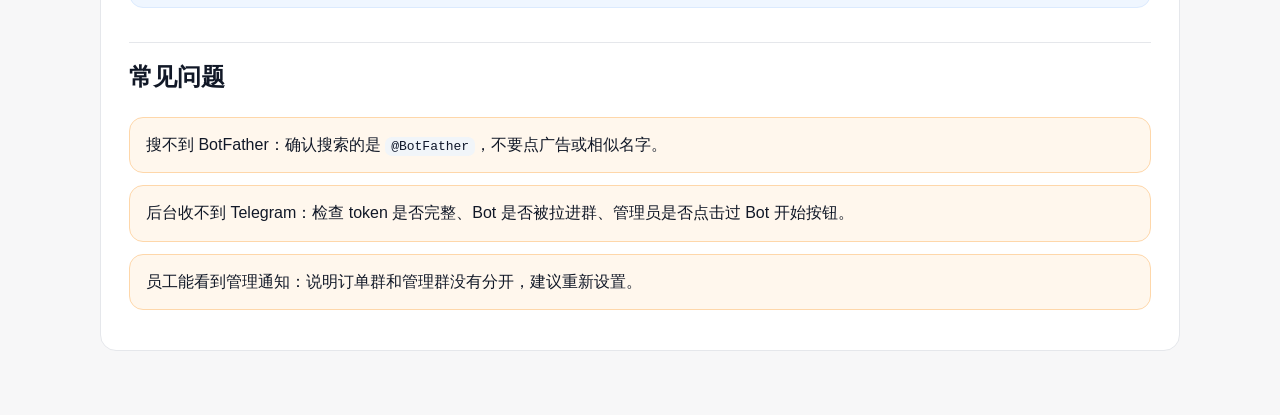
<file: telegram-bot.html>
<!doctype html>
<html lang="zh-CN">
<head>
  <meta charset="utf-8">
  <meta name="viewport" content="width=device-width,initial-scale=1">
  <title>创建 Telegram Bot</title>
  <link rel="stylesheet" href="/assets/help.css">
</head>
<body>
  <header class="topbar"><strong>C2LY 帮助中心</strong><nav><a href="/">首页</a><a href="/telegram-login">后台登录</a></nav></header>
  <main class="shell article">
    <h1>创建 Telegram Bot</h1>
    <p>Telegram Bot 用于后台登录授权、订单通知、管理通知。每个平台建议使用一个独立 Bot，不要和私人机器人混用。</p>

    <h2>创建 Bot</h2>
    <div class="step">1. 打开 Telegram，搜索 <strong>@BotFather</strong>。</div>
    <div class="step">2. 发送 <code>/newbot</code>。</div>
    <div class="step">3. 输入 Bot 名称，例如 <code>C2LY Admin</code>。</div>
    <div class="step">4. 输入 Bot 用户名，必须以 <code>bot</code> 结尾，例如 <code>c2ly_admin_bot</code>。</div>
    <div class="step">5. BotFather 会返回一段 token，例如 <code>123456:ABC...</code>。这就是后台要填写的 Bot token。</div>

    <h2>安全要求</h2>
    <div class="warning">Bot token 等同于机器人密码，不能发给客户，不能放到公开 GitHub，不能截图发到群里。</div>
    <div class="warning">如果 token 泄露，立刻在 BotFather 里使用 <code>/revoke</code> 重新生成。</div>

    <h2>后台配置</h2>
    <div class="step">1. 打开系统后台 → Réglages modulaires → Sécurité。</div>
    <div class="step">2. 填写 <strong>Bot token</strong>。</div>
    <div class="step">3. 填写 <strong>Secret webhook</strong>。建议使用随机字符串，不要用简单密码。</div>
    <div class="step">4. 保存设置。</div>
    <div class="step">5. 到 Telegram 管理页面配置管理员和订单通知群。</div>

    <h2>订单群和管理群</h2>
    <div class="step">建议分两个群：一个订单通知群，一个管理授权群。</div>
    <div class="step">把 Bot 拉进群后，在后台 Telegram 页面刷新群列表，选择用途。</div>
    <div class="note">订单群只放厨房/接单人员；管理群只放老板或管理员。</div>

    <h2>常见问题</h2>
    <div class="warning">搜不到 BotFather：确认搜索的是 <code>@BotFather</code>，不要点广告或相似名字。</div>
    <div class="warning">后台收不到 Telegram：检查 token 是否完整、Bot 是否被拉进群、管理员是否点击过 Bot 开始按钮。</div>
    <div class="warning">员工能看到管理通知：说明订单群和管理群没有分开，建议重新设置。</div>
  </main>
</body>
</html>
</file>
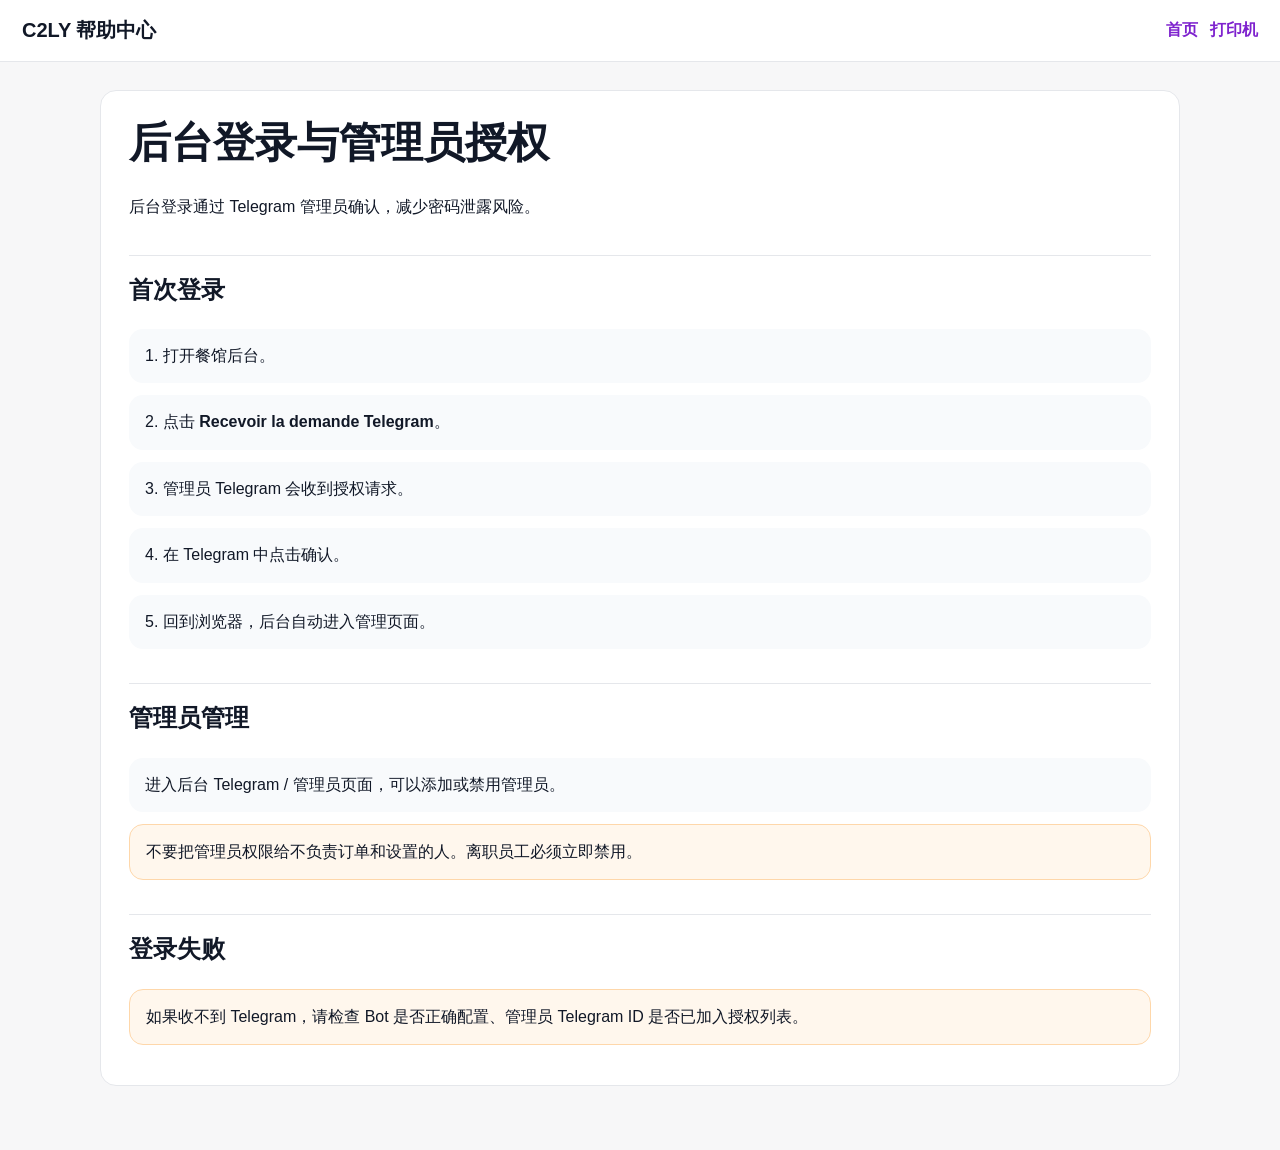
<file: telegram-login.html>
<!doctype html>
<html lang="zh-CN">
<head>
  <meta charset="utf-8">
  <meta name="viewport" content="width=device-width,initial-scale=1">
  <title>后台登录与管理员授权</title>
  <link rel="stylesheet" href="/assets/help.css">
</head>
<body>
  <header class="topbar"><strong>C2LY 帮助中心</strong><nav><a href="/">首页</a><a href="/printer">打印机</a></nav></header>
  <main class="shell article">
    <h1>后台登录与管理员授权</h1>
    <p>后台登录通过 Telegram 管理员确认，减少密码泄露风险。</p>

    <h2>首次登录</h2>
    <div class="step">1. 打开餐馆后台。</div>
    <div class="step">2. 点击 <strong>Recevoir la demande Telegram</strong>。</div>
    <div class="step">3. 管理员 Telegram 会收到授权请求。</div>
    <div class="step">4. 在 Telegram 中点击确认。</div>
    <div class="step">5. 回到浏览器，后台自动进入管理页面。</div>

    <h2>管理员管理</h2>
    <div class="step">进入后台 Telegram / 管理员页面，可以添加或禁用管理员。</div>
    <div class="warning">不要把管理员权限给不负责订单和设置的人。离职员工必须立即禁用。</div>

    <h2>登录失败</h2>
    <div class="warning">如果收不到 Telegram，请检查 Bot 是否正确配置、管理员 Telegram ID 是否已加入授权列表。</div>
  </main>
</body>
</html>
</file>
<file: assets/help.css>
:root {
  --bg: #f7f7f8;
  --card: #fff;
  --text: #111827;
  --muted: #64748b;
  --line: #e5e7eb;
  --brand: #111827;
  --accent: #7e22ce;
  --warn-bg: #fff7ed;
  --warn-line: #fed7aa;
}

* {
  box-sizing: border-box;
}

body {
  margin: 0;
  background: var(--bg);
  color: var(--text);
  font-family: Inter, -apple-system, BlinkMacSystemFont, "Segoe UI", Arial, sans-serif;
  line-height: 1.65;
}

a {
  color: var(--accent);
  font-weight: 800;
  text-decoration: none;
}

a:hover {
  text-decoration: underline;
}

.topbar {
  position: sticky;
  top: 0;
  z-index: 10;
  display: flex;
  align-items: center;
  justify-content: space-between;
  gap: 16px;
  padding: 14px 22px;
  background: rgba(255, 255, 255, .92);
  border-bottom: 1px solid var(--line);
  backdrop-filter: blur(14px);
}

.topbar strong {
  font-size: 20px;
}

.topbar nav {
  display: flex;
  gap: 12px;
  flex-wrap: wrap;
}

.shell {
  width: min(1080px, calc(100% - 28px));
  margin: 28px auto 64px;
}

.hero {
  padding: 28px;
  border: 1px solid var(--line);
  border-radius: 20px;
  background: var(--card);
  box-shadow: 0 12px 30px rgba(15, 23, 42, .06);
}

.hero h1 {
  margin: 0 0 8px;
  font-size: clamp(30px, 5vw, 48px);
  line-height: 1.08;
  letter-spacing: 0;
}

.hero p {
  max-width: 760px;
  margin: 0;
  color: var(--muted);
  font-size: 17px;
}

.grid {
  display: grid;
  grid-template-columns: repeat(auto-fill, minmax(240px, 1fr));
  gap: 14px;
  margin-top: 18px;
}

.card, .article {
  border: 1px solid var(--line);
  border-radius: 16px;
  background: var(--card);
}

.card {
  display: block;
  min-height: 150px;
  padding: 18px;
  color: var(--text);
}

.card span {
  display: inline-block;
  margin-bottom: 18px;
  color: var(--muted);
  font-size: 13px;
  font-weight: 900;
}

.card h2 {
  margin: 0 0 8px;
  font-size: 20px;
}

.card p {
  margin: 0;
  color: var(--muted);
}

.article {
  padding: 28px;
}

.article h1 {
  margin-top: 0;
  font-size: clamp(28px, 4vw, 42px);
  line-height: 1.12;
}

.article h2 {
  margin-top: 34px;
  padding-top: 14px;
  border-top: 1px solid var(--line);
}

.step, .note, .warning {
  margin: 12px 0;
  padding: 14px 16px;
  border-radius: 14px;
  background: #f8fafc;
}

.warning {
  border: 1px solid var(--warn-line);
  background: var(--warn-bg);
}

.note {
  border: 1px solid #dbeafe;
  background: #eff6ff;
}

code {
  padding: 2px 6px;
  border-radius: 7px;
  background: #f1f5f9;
  color: #0f172a;
}

table {
  width: 100%;
  border-collapse: collapse;
  margin: 14px 0;
  overflow: hidden;
  border-radius: 14px;
}

th, td {
  padding: 10px;
  border-bottom: 1px solid var(--line);
  text-align: left;
  vertical-align: top;
}

th {
  background: #f8fafc;
}

.footer {
  margin-top: 28px;
  color: var(--muted);
  font-size: 13px;
}

@media (max-width: 700px) {
  .topbar {
    align-items: flex-start;
    flex-direction: column;
  }

  .article, .hero {
    padding: 18px;
  }
}
</file>
